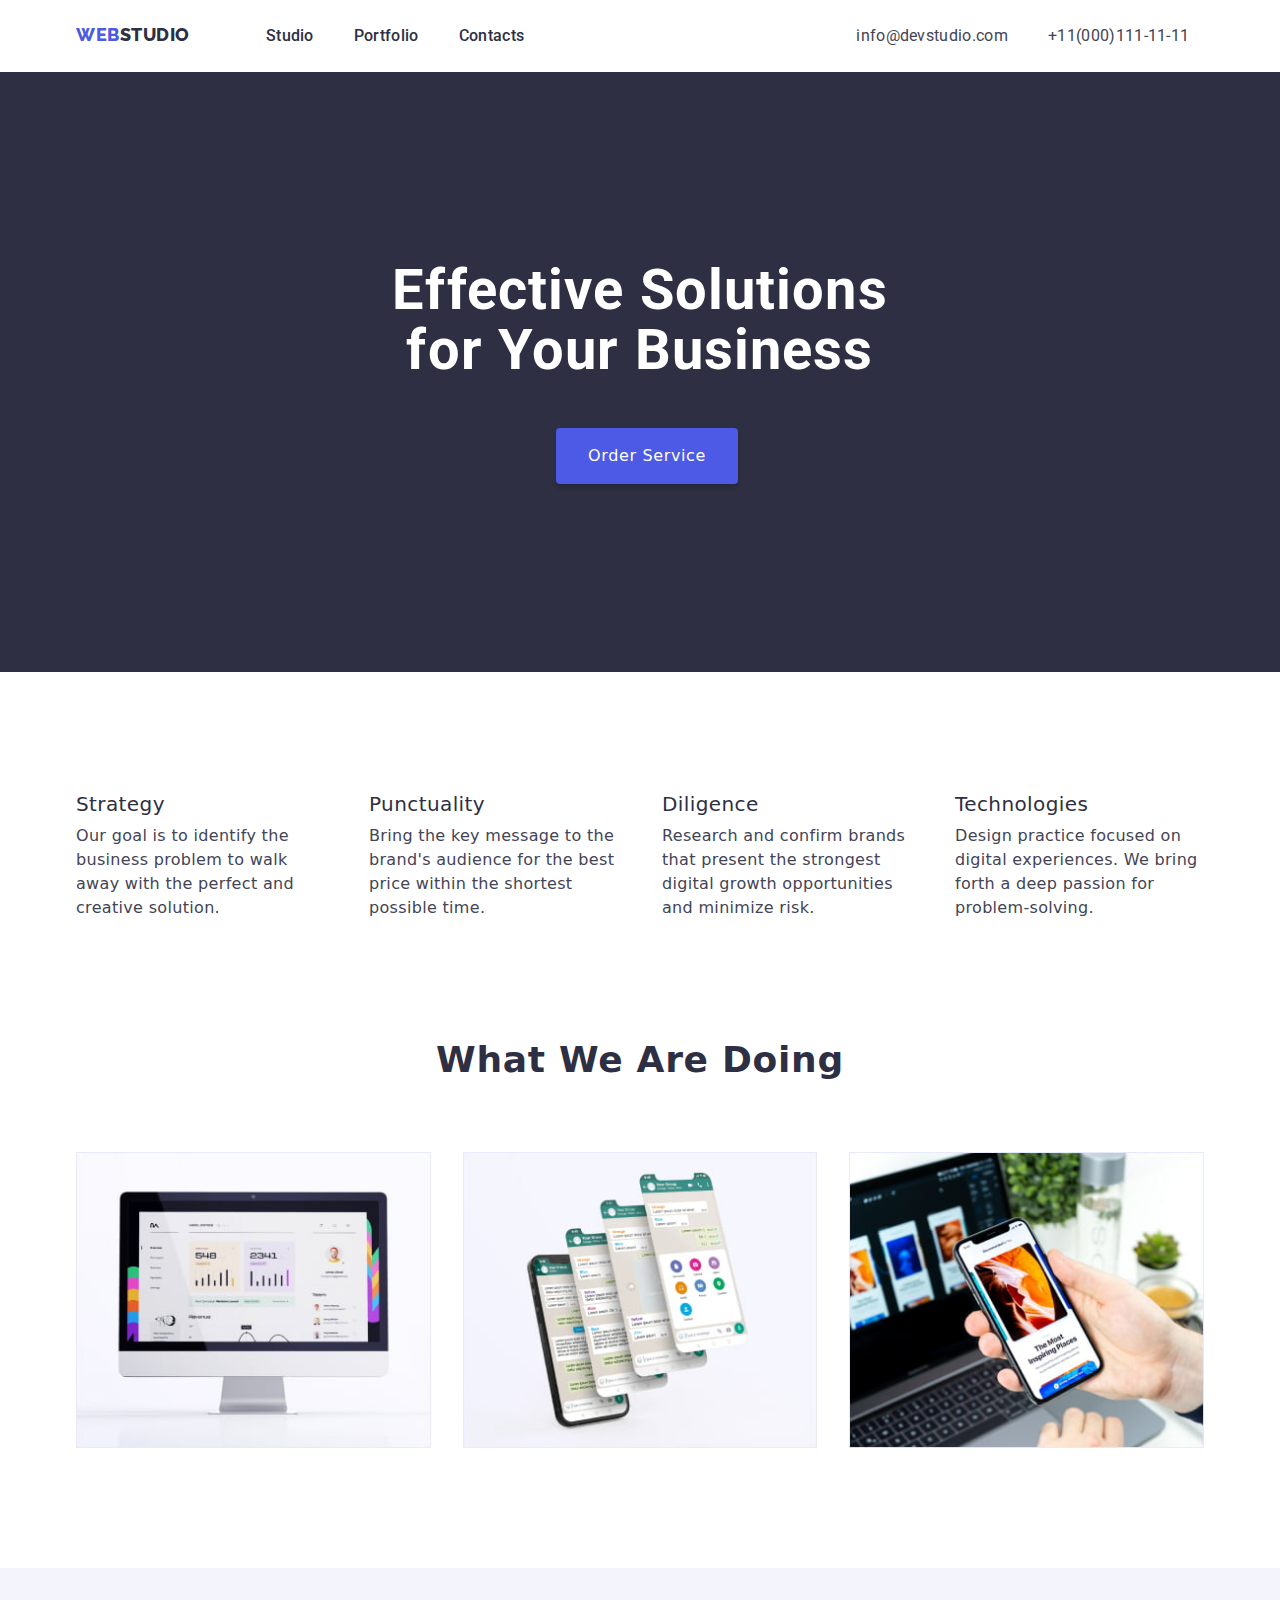
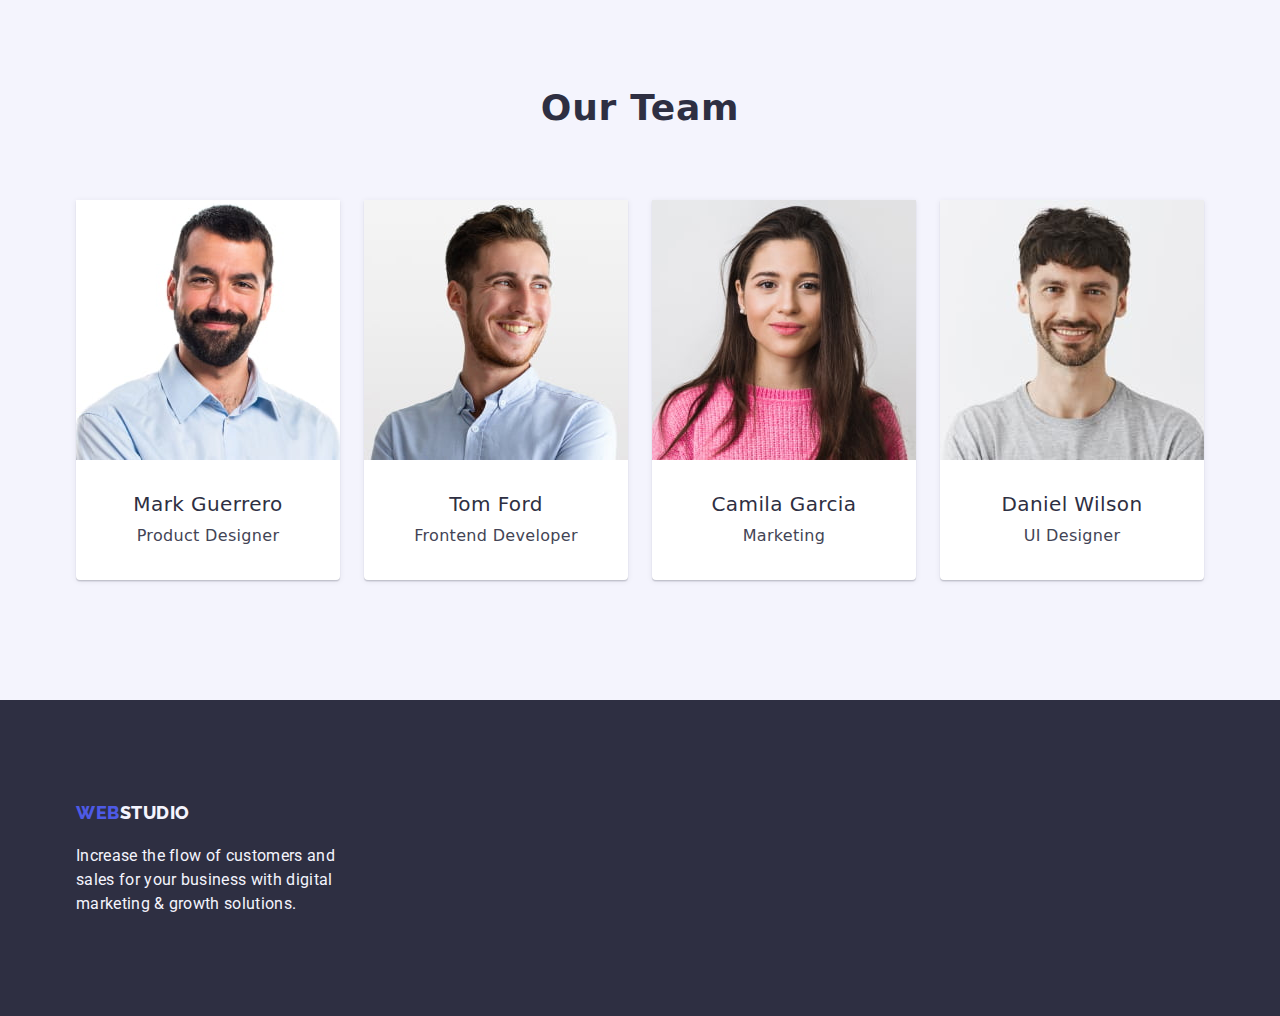
<file: index.html>
<!DOCTYPE html>
<html lang="en">
<head>
    <title>
        Effective Solutions for Your Business
    </title>
    <meta name="description" content="An awesome website">
    <meta charset="utf-8">
    <link rel="stylesheet" href="css/style.css" />
    <link rel="stylesheet" href="https://cdnjs.cloudflare.com/ajax/libs/modern-normalize/1.0.0/modern-normalize.min.css"/>
    <link rel="preconnect" href="https://fonts.gstatic.com" crossorigin>
    <link href="https://fonts.googleapis.com/css2?family=Raleway:wght@800&family=Roboto:wght@400;500;700&display=swap" rel="stylesheet">
    <link rel="preconnect" href="https://fonts.gstatic.com" crossorigin>
    <link href="https://fonts.googleapis.com/css2?family=Raleway:wght@800&display=swap" rel="stylesheet">
</head>
<body class="body">
    <!-- -->
    <header class="head">
        <div class="nav-container">
            <nav class="nav">
                <a class="nav-logo" href="https://arletolentin.github.io/goit-markup-hw-03/" class="logo"><span class="web">Web</span><span class="studio">Studio</span></a>
                <ul class="nav-list">
                    <li class="nav-item"><a class="nav-anchor" href="https://arletolentin.github.io/goit-markup-hw-03/">Studio</a></li>
                    <li class="nav-item"><a class="nav-anchor" href="https://arletolentin.github.io/goit-markup-hw-03/portfolio.html">Portfolio</a></li>
                    <li class="nav-item"><a class="nav-anchor" href="#">Contacts</a></li>
                </ul>
                <address class="nav-address">
                    <a class="nav-address-link" href="mailto:info@devstudio.com">info@devstudio.com</a>
                    <a class="nav-address-link" href="tel:+11(000)111-11-11">+11(000)111-11-11</a>       
                </address>
            </nav>
        </div>
    </header>
    <!-- -->
    <main class="main">
        <section class="hero">
            <div class="hero-container">
                <h1 class="hero-heading">Effective Solutions <br> for Your Business</h1>
                <button type="button" class="hero-button">Order Service</button>
            </div>
        </section>
        <section class="features">
            <div class="feature-container">
                <h2 hidden>Features</h2>
                <ul class="feature-list">
                    <li class="feature-item">
                        <h3 class="feature-head">Strategy</h3>  
                        <p class="feature-body">Our goal is to identify the business
                            problem to walk away with the
                            perfect and creative solution. </p>
                    </li>
                    <li class="feature-item">
                        <h3 class="feature-head">Punctuality</h3>
                        <p class="feature-body">Bring the key message to the 
                            brand's audience for the best price
                            within the shortest possible time. </p>
                    </li>
                    <li class="feature-item">
                        <h3 class="feature-head">Diligence</h3>
                        <p class="feature-body">Research and confirm brands that 
                            present the strongest digital growth
                            opportunities and minimize risk. </p>
                    </li>
                    <li class="feature-item">
                        <h3 class="feature-head">Technologies</h3>
                        <p class="feature-body">Design practice focused on digital
                            experiences. We bring forth a deep
                            passion for problem-solving. </p>  
                    </li>                 
                </ul>
            </div>
        </section>
        <section class="services">
            <div class="services-container">
                <h2 class="services-title">What We Are Doing</h2>
                <ul class="services-list">
                     <li class="services-item"><img src="images/sec-two-ione.jpg" alt=" Computer monitor shows graph in regards to sales and monitoring" width="360" height="300"></li>
                     <li class="services-item"><img src="images/sec-two-itwo.jpg" alt=" Cellphone shows replying messages, interacting to clients and accommodate" width="360" height="300"></li>
                     <li class="services-item"><img src="images/sec-two-ithree.jpg" alt=" Cellphone shows the nice website design" width="360" height="300"></li>
                </ul>
            </div>
        </section>
        <section class="team">
            <div class="team-container">
                <h2 class="team-title">Our Team</h2>
                <ul class="team-list">
                    <li class="team-item">
                        <img src="images/team-one.jpg" alt=" Picture of a male team member, smiling at you." width="264" height="260" class="team-img">
                        <div class="team-text-container">
                            <h3 class="team-item-name">Mark Guerrero</h3>
                            <p class="team-item-text">Product Designer</p>
                        </div>
                    </li>
                    <li class="team-item">
                        <img src="images/team-two.jpg" alt=" Picture of a male team member, smiling looking at the right." width="264" height="260" class="team-img">
                        <div class="team-text-container">
                            <h3 class="team-item-name">Tom Ford</h3>
                            <p class="team-item-text">Frontend Developer</p>
                        </div>
                    </li>
                    <li class="team-item">
                        <img src="images/team-three.jpg" alt=" Picture of a female team member, smiling looking at you." width="264" height="260" class="team-img">
                        <div class="team-text-container">
                            <h3 class="team-item-name">Camila Garcia</h3>
                            <p class="team-item-text">Marketing</p>
                        </div>
                    </li>
                    <li class="team-item">
                        <img src="images/team-four.jpg" alt=" Picture of a male team member, smiling looking at you." width="264" height="260" class="team-img">
                        <div class="team-text-container">
                            <h3 class="team-item-name">Daniel Wilson</h3>
                            <p class="team-item-text">UI Designer</p>
                        </div>
                    </li>
                </ul>
            </div>
        </section>
    </main>
    <footer class="footer">
        <div class="footer-container">
            <a href="https://arletolentin.github.io/goit-markup-hw-03/"><span class="web-foot">Web</span><span class="studio-foot">Studio</span></a>
            <p class="footer-paragraph">Increase the flow of customers and<br>
                sales for your business with digital<br>
                marketing & growth solutions.</p>
        </div>  
    </footer>
</body>
</html>
</file>
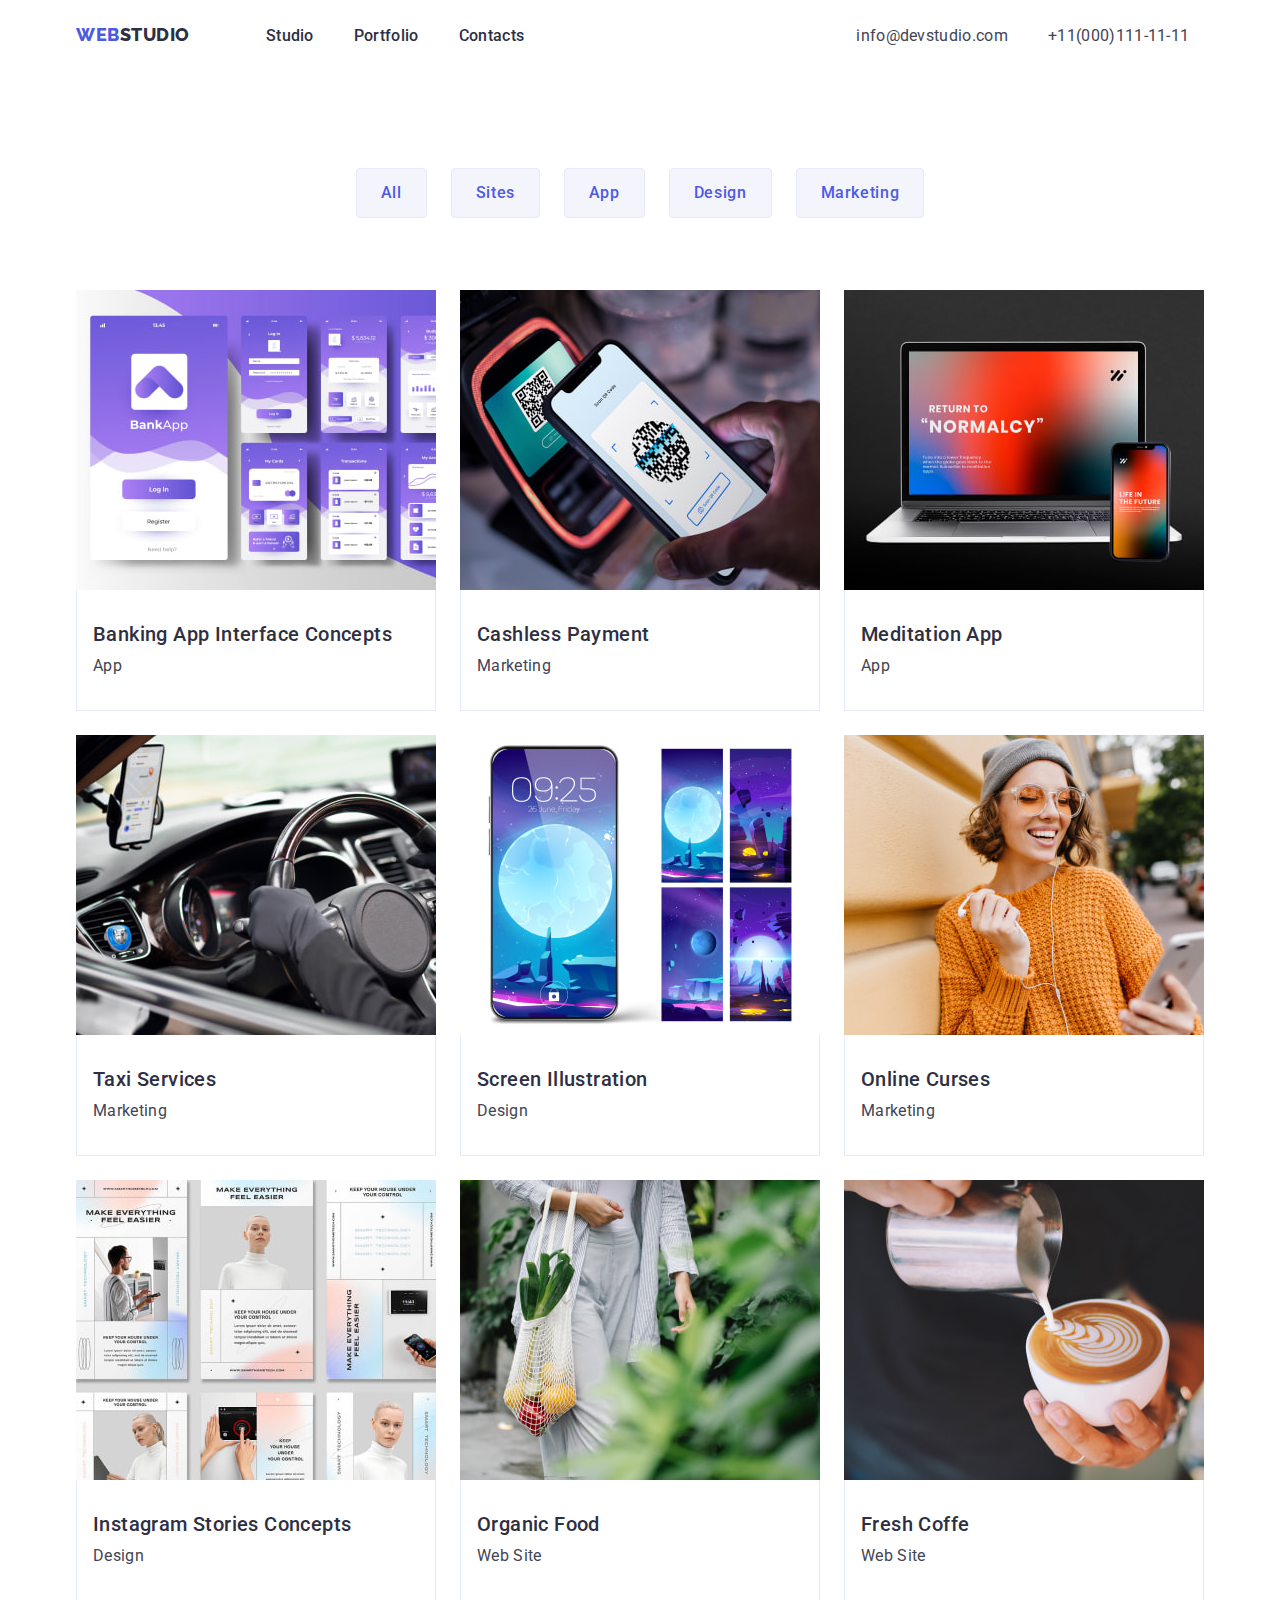
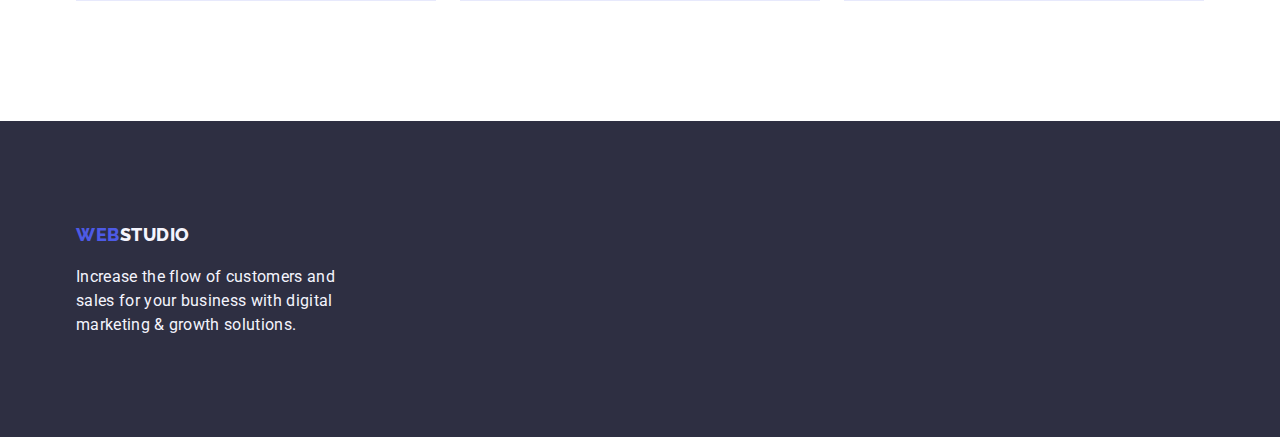
<file: portfolio.html>
<!DOCTYPE html>
<html lang="en">
<head>
    <title>
        Effective Solutions for Your Business
    </title>
    <meta name="description" content="An awesome website">
    <meta charset="utf-8">
    <link rel="stylesheet" href="./css/style.css">
    <link rel="preconnect" href="https://fonts.googleapis.com">
    <link rel="preconnect" href="https://fonts.gstatic.com" crossorigin>
    <link href="https://fonts.googleapis.com/css2?family=Raleway:wght@800&family=Roboto:wght@400;500;700&display=swap" rel="stylesheet">
    <link rel="preconnect" href="https://fonts.googleapis.com">
    <link rel="preconnect" href="https://fonts.gstatic.com" crossorigin>
    <link href="https://fonts.googleapis.com/css2?family=Raleway:wght@800&display=swap" rel="stylesheet">
</head>
<body class="portfolio-body">
    <header class="head">
        <div class="nav-container">
            <nav class="nav">
                <a class="nav-logo" href="https://arletolentin.github.io/goit-markup-hw-03/" class="logo"><span class="web">Web</span><span class="studio">Studio</span></a>
                <ul class="nav-list">
                    <li class="nav-item"><a class="nav-anchor" href="https://arletolentin.github.io/goit-markup-hw-03/">Studio</a></li>
                    <li class="nav-item"><a class="nav-anchor" href="https://arletolentin.github.io/goit-markup-hw-03/portfolio.html">Portfolio</a></li>
                    <li class="nav-item"><a class="nav-anchor" href="#">Contacts</a></li>
                </ul>
                <address class="nav-address">
                    <a class="nav-address-link" href="mailto:info@devstudio.com">info@devstudio.com</a>
                    <a class="nav-address-link" href="tel:+11(000)111-11-11">+11(000)111-11-11</a>       
                </address>
            </nav>
        </div>
    </header>
    <main class="portfolio-main">
        <section class="portfolio-button">
            <div class="portfolio-butoon-container">
                <ul class="portfolio-button-list">
                    <li><button type="button" class="portfolio-button-item">All</button></li>
                    <li><button type="button" class="portfolio-button-item">Sites</button></li>
                    <li><button type="button" class="portfolio-button-item">App</button></li>
                    <li><button type="button" class="portfolio-button-item">Design</button></li>
                    <li><button type="button" class="portfolio-button-item">Marketing</button></li>  
                </ul>
            </div>
        </section>
        <section class="portfolio-services">
           <div class="portfolio-services-container">
                <h2 hidden class="service">Services</h2>
                <ul class="portfolio-list-row">
                    <li class="portfolio-item">
                        <img src="images/port-img-one.jpg" alt="image shows a screen of an app">
                        <div class="portfolio-text-services-container">
                            <h3 class="service-name">Banking App Interface Concepts</h3>
                            <p class="service-type">App</p>
                        </div>
                    </li>
                    <li class="portfolio-item">
                        <img src="images/port-imgtwo.jpg" alt="phone scanning a QR code">
                        <div class="portfolio-text-services-container">
                            <h3 class="service-name">Cashless Payment</h3>
                            <p class="service-type">Marketing</p>
                        </div>
                    </li>
                    <li class="portfolio-item">
                        <img src="images/port-imgthree.jpg" alt="picture of cellphone and laptop">
                        <div class="portfolio-text-services-container">
                            <h3 class="service-name">Meditation App</h3>
                            <p class="service-type">App</p>
                        </div>
                    </li>
                    <li class="portfolio-item">
                        <img src="images/port-imgfour.jpg" alt="image shows a person driving while using cellphone">
                        <div class="portfolio-text-services-container">
                             <h3 class="service-name">Taxi Services</h3>
                            <p class="service-type">Marketing</p>
                        </div>
                    </li>
                    <li class="portfolio-item">
                        <img src="images/port-imgfive.jpg" alt="cellphone screen">
                        <div class="portfolio-text-services-container">
                            <h3 class="service-name">Screen Illustration</h3>
                            <p class="service-type">Design</p>
                        </div>
                    </li>
                    <li class="portfolio-item"> 
                        <img src="images/port-imgsix.jpg" alt="image shows a women smiling while using he phone">
                        <div class="portfolio-text-services-container">
                            <h3 class="service-name">Online Curses</h3>
                            <p class="service-type">Marketing</p>
                        </div>
                    </li>
                    <li class="portfolio-item">
                        <img src="images/port-imgseven.jpg" alt="showing instagram concepts">
                        <div class="portfolio-text-services-container">
                            <h3 class="service-name">Instagram Stories Concepts</h3>
                            <p class="service-type">Design</p>
                        </div>
                    </li>
                    <li class="portfolio-item">
                        <img src="images/port-imgeight.jpg" alt="picture showing a lady carrying an organic food">
                        <div class="portfolio-text-services-container">
                            <h3 class="service-name">Organic Food</h3>
                            <p class="service-type">Web Site</p>
                        </div>
                    </li>
                    <li class="portfolio-item">
                        <img src="images/port-imgnine.jpg" alt="a man making a coffe with design">
                        <div class="portfolio-text-services-container">
                            <h3 class="service-name">Fresh Coffe</h3>
                            <p class="service-type">Web Site</p>
                        </div>
                    </li>
                </ul>
           </div>
        </section>
    </main>
    <footer class="footer">
        <div class="footer-container">
            <a href="https://arletolentin.github.io/goit-markup-hw-03/"><span class="web-foot">Web</span><span class="studio-foot">Studio</span></a>
            <p class="footer-paragraph">Increase the flow of customers and<br>
                sales for your business with digital<br>
                marketing & growth solutions.</p>
        </div>        
    </footer>
</body>
</html>
</file>
<file: css/style.css>
* {
  margin: 0;
  padding: 0;
  box-sizing: border-box;
}
body {
  font-family: 'Roboto';
  font-size: 16px;
  font-style: normal;
  font-weight: 400;
  line-height: 24px;
  letter-spacing: 0.32px;
}
img {
  display: block;
  max-width: 100%;
  height: auto;
}
h1,
h2,
h3,
h4,
h5,
h6,
p,
ul {
  margin: 0;
  padding: 0;
}
a {
  text-decoration: none;
}
ul {
  list-style-type: none;
}
button {
  border: unset;
  outline: none;
  font-family: inherit;
  cursor: pointer;
}
:root {
  --iris: #4d5ae5;
  --navyblue: #2e2f42;
  --black: black;
  --ocean: #404bbf;
  --white: #ffffff;
  --slate: #434455;
  --cornflower: #e7e9fc;
  --cloud: #f4f4fd;
  --green: #31d0aa;
  --lightslate: #8e8f99;
  --navybluemodal: #2e2f42;
  --grey: #2e2f42;
  --dairy: #fcfcfc;
}
.body {
  background: #fff;
}
.portfolio-body {
  background: #FFF;
}
.nav-container,
.hero-container,
.feature-container,
.services-container,
.footer-container,
.portfolio-butoon-container,
.portfolio-services-container,
.team-container {
  width: 1158px;
  margin: 0 auto;
  padding: 0 15px;
}
.head {
  flex-shrink: 0;
  text-decoration: none;
  padding: 24px 0;
}
.nav {
  display: inline-flex;
}
.nav-address,
.nav-list {
  display: inline-flex;
  flex-direction: row;
  gap: 40px;
  text-decoration: none;
  }
.nav-address-link {
    justify-content: flex-end;
  }
  .nav-list {
  justify-content: flex-start;
  margin-right: 332px;
  }
.nav-anchor {
  display: flex;
  color: var(--navyblue);
  /* Body Medium */
  font-family: 'Roboto',sans-serif;
  font-size: 16px;
  font-style: normal;
  font-weight: 500;
  line-height: 24px; /* 150% */
  letter-spacing: 0.32px;
}
.nav-address-link {
  color: var(--slate);
  font-family: 'Roboto', sans-serif;
  font-size: 16px;
  font-style: normal;
  font-weight: 400;
  line-height: 24px; /* 150% */
  letter-spacing: 0.32px;
}
.nav-anchor:hover {
  color: var(--ocean);
}
.nav-address-link:hover {
  color: var(--ocean);
}
.hero-button:hover {
  background-color: var(--ocean);
}
.nav-logo {
  margin-right: 76px;
}
.web,
.studio {
  font-family: 'Raleway', sans-serif;
  font-size: 18px;
  font-style: normal;
  font-weight: 800;
  line-height: 21px; /* 116.667% */
  letter-spacing: 0.54px;
  text-transform: uppercase;
}
.web {
  color: var(--iris);
}
.studio {
  color: var(--navyblue);
}
.hero {
  flex-shrink: 0;
  background: var(--navyblue);
  flex-shrink: 0;
  display: flex;
  flex-direction: column;
  justify-content: center;
  align-items: center;
  padding-bottom: 188px;
  padding-top: 188px;
}
.hero-heading {
  color: var(--white);
  text-align: center;
  font-family: Roboto;
  font-size: 56px;
  font-style: normal;
  font-weight: 700;
  line-height: 60px; /* 107.143% */
  letter-spacing: 1.12px;
  margin-bottom: 48px;
}
.hero-button {
  justify-items: center;
  align-items: center;
  border-radius: 4px;
  background: var(--iris);
  box-shadow: 0px 4px 4px 0px rgba(0, 0, 0, 0.15);
  color: var(--white);
  font-size: 16px;
  font-style: normal;
  font-weight: 500;
  line-height: 24px; /* 150% */
  letter-spacing: 0.64px;
  padding: 16px 32px;
  margin-left: 480px;
}
.portfolio-button {
  justify-content: center;
  padding-top: 96px;
  padding-bottom: 72px;
}
.portfolio-button-list {
  display: flex;
  gap: 24px;
  justify-content: center;
}
.portfolio-button-item:hover {
  background: var(--ocean);
  color: var(--white)
}
.portfolio-button-item {
  display: flex;
  color: var(--iris);
  text-align: center;
  /* Button Text */
  font-family: Roboto;
  font-size: 16px;
  font-style: normal;
  font-weight: 500;
  line-height: 24px; /* 150% */
  letter-spacing: 0.64px;
  border-radius: 4px;
  border: 1px solid   var(--cornflower, #E7E9FC);
  background: var(--cloud);
  padding: 12px 24px;
  align-items: center;
}
.portfolio-services {
  padding-bottom: 120px;
  display: flex;
  flex-direction: column;
}
.portfolio-item {
  display: flex;
  flex-direction: column;
  /* flex-basis: 33.33333 %; */
}
.portfolio-list-row {
  display: flex;
  flex-wrap: wrap;
  gap: 24px;
}
.portfolio-text-services-container {
  padding: 32px 16px;
  border: 1px solid var(--cornflower);
  background: var(--white);
  border-top: unset;
}
.service-name {
  color: var(--navyblue);
/* Header 3 */
  font-family: 'Roboto', sans-serif;
  font-size: 20px;
  font-style: normal;
  font-weight: 500;
  line-height: 24px; /* 120% */
  letter-spacing: 0.4px;
  margin-bottom: 8px;
}
.service-type {
  color: var(--slate);
/* Body */
  font-family: 'Roboto', sans-serif;
  font-size: 16px;
  font-style: normal;
  font-weight: 400;
  line-height: 24px; /* 150% */
  letter-spacing: 0.32px;
}
.team-item-text{
  text-align: center;
}
.feature-body,
.team-item-text {
  color: var(--slate);
  font-size: 16px;
  font-style: normal;
  font-weight: 400;
  line-height: 24px; /* 150% */
  letter-spacing: 0.32px;
}
.feature-head,
.team-item-name {
  color: var(--navyblue);
  font-size: 20px;
  font-style: normal;
  font-weight: 500;
  line-height: 24px; /* 120% */
  letter-spacing: 0.4px;
}
.features {
  flex-shrink: 0;
  display: flex;
  background: #FFF;
  justify-content: center;
  padding: 120px 0;
}
.feature-list {
  display: flex;
  flex-direction: row;
  gap: 44px;
}
.feature-item {
  display: flex;
  width: 264px;
  flex-direction: column;
  align-items: flex-start;
  gap: 8px;
}
.services {
  background: #FFF;
  padding-bottom: 120px;
}
.services-title {
  color: var(--navyblue);
  text-align: center;
  font-size: 36px;
  font-style: normal;
  font-weight: 700;
  line-height: 40px; /* 111.111% */
  letter-spacing: 0.72px;
  text-transform: capitalize;
  margin-bottom: 72px;
}
.services-list {
  display: flex;
  flex-direction: row;
  gap: 32px;
  justify-content: center;
}
.services-item {
  display: flex;
}
.team {
  flex-shrink: 0;
  background: var(--cloud);
  padding: 120px 0;
}
.team-title {
  color: var(--navyblue);
  text-align: center;
  font-size: 36px;
  font-style: normal;
  font-weight: 700;
  line-height: 40px; /* 111.111% */
  letter-spacing: 0.72px;
  text-transform: capitalize;
  margin-bottom: 72px;
}
.team-item {
  display: flex;
  flex-direction: column;
  justify-content: center;
  text-align: center;
  border-radius: 0px 0px 4px 4px;
  background: var(--white);
  box-shadow: 0px 2px 1px 0px rgba(46, 47, 66, 0.08), 0px 1px 1px 0px rgba(46, 47, 66, 0.16), 0px 1px 6px 0px rgba(46, 47, 66, 0.08);
}
.team-list {
  display: flex;
  flex-direction: row;
  justify-content: center;
  gap: 24px;
}
.team-item-name {
  margin-bottom: 8px;
}
.team-text-container {
  padding: 32px 16px;
}
.footer {
  flex-shrink: 0;
  background: var(--navyblue);
  display: flex;
  padding-top: 101.5px;
  padding-bottom: 100px;
}
.web-foot,
.studio-foot {
  font-family: 'Raleway', sans-serif;
  font-weight: 800;
  font-size: 18px;
  text-transform: uppercase;
  letter-spacing: 0.54px;
  margin-bottom: 17.5px;
}
.web-foot {
  color: var(--iris);
}
.studio-foot {
  color: var(--cloud);
}
.footer-paragraph {
  color: var(--cloud);
  font-family: 'Roboto', sans-serif;
  font-size: 16px;
  font-style: normal;
  font-weight: 400;
  line-height: 24px; /* 150% */
  letter-spacing: 0.32px;
  margin-top: 17.5px;
}
</file>
